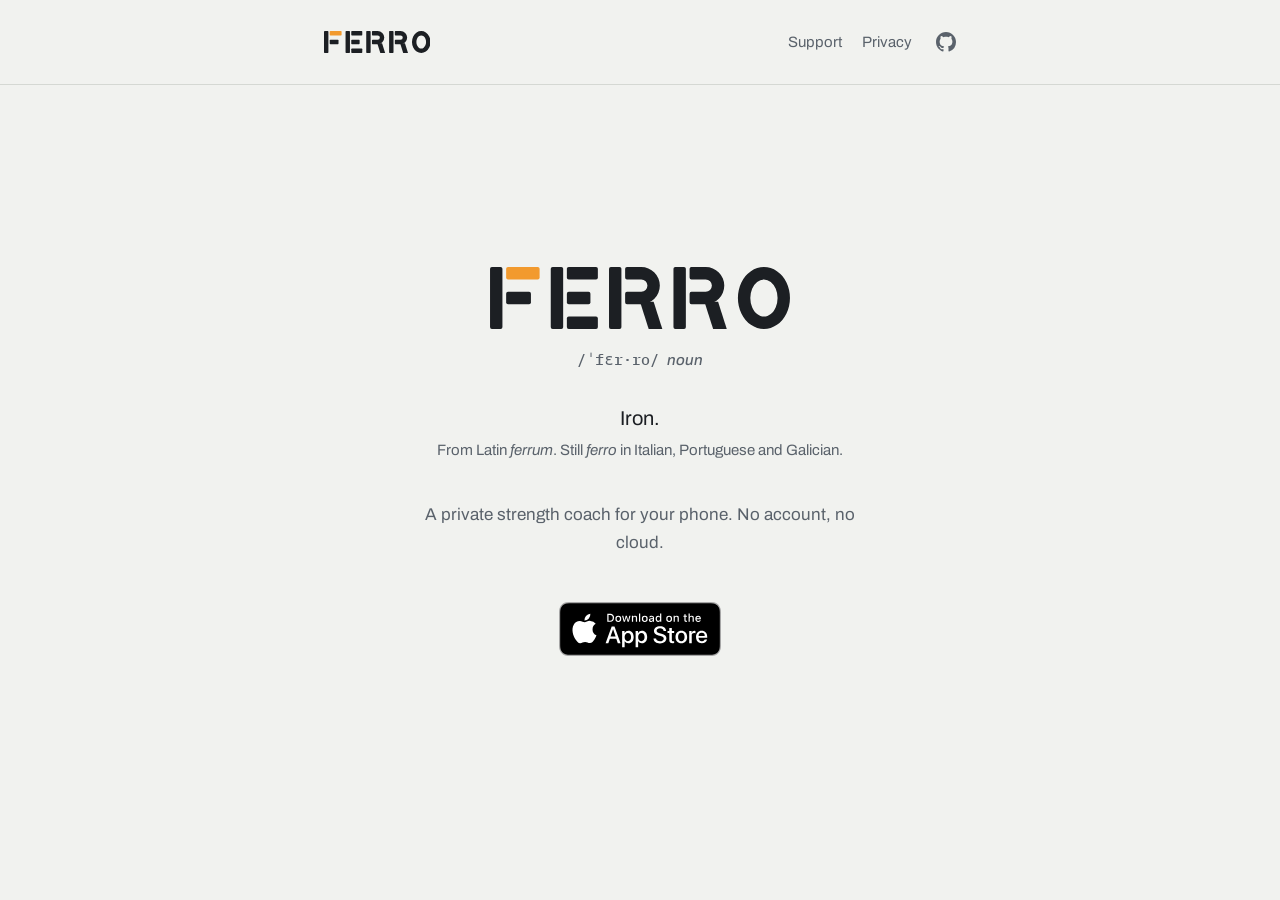
<file: index.html>
<!doctype html>
<html lang="en">
<head>
<meta charset="utf-8">
<meta name="viewport" content="width=device-width, initial-scale=1">
<title>Ferro</title>
<meta name="description" content="Ferro: a private strength coach for your phone. No account, no cloud.">
<meta name="theme-color" content="#1c1f23">
<meta name="apple-itunes-app" content="app-id=6822247743">
<meta property="og:title" content="Ferro">
<meta property="og:description" content="A private strength coach for your phone. No account, no cloud.">
<meta property="og:image" content="assets/og.png">
<link rel="icon" href="assets/favicon.svg" type="image/svg+xml">
<link rel="apple-touch-icon" href="assets/app-icon.png">
<link rel="preconnect" href="https://fonts.googleapis.com">
<link rel="preconnect" href="https://fonts.gstatic.com" crossorigin>
<link href="https://fonts.googleapis.com/css2?family=Archivo:wdth,wght@100..125,400..800&family=IBM+Plex+Mono:wght@500&display=swap" rel="stylesheet">
<link rel="stylesheet" href="assets/style.css">
<style>
.home { min-height: 100vh; min-height: 100svh; display: flex; flex-direction: column; }
.home main { flex: 1; display: flex; align-items: center; padding: 48px 0 96px; }
.home main .wrap { max-width: 520px; width: 100%; }
.home header.site .wrap { max-width: 680px; text-align: left; }
.home { text-align: center; }
.wm { display: block; width: min(300px, 68vw); height: auto; color: var(--ink); margin: 0 auto; }
.home h1 { margin: 0 0 20px; line-height: 0; }
.pron { font: 500 15px/1.4 var(--mono); color: var(--muted); margin: 0 0 32px; }
.pron em { font-family: var(--sans); font-style: italic; margin-left: 8px; }
.def { margin: 0 0 40px; padding: 0; font-size: 20px; line-height: 1.5; }
.def small { display: block; margin-top: 6px; font-size: 15px; color: var(--muted); }
.purpose { font-size: 17px; color: var(--muted); margin: 0; }
.download { margin: 40px 0 0; }
.download a { display: inline-block; line-height: 0; padding: 6px; border-radius: 12px; }
.download img { display: block; height: 54px; width: auto; }
.home footer { border: 0; padding: 0 0 32px; }
.home footer .wrap { justify-content: center; gap: 20px; }
</style>
</head>
<body class="home">
<header class="site"><div class="wrap">
<a class="logo" href="./"><svg role="img" aria-label="Ferro" xmlns="http://www.w3.org/2000/svg" viewBox="0 0 484 100"><rect x="0" y="0" width="20" height="100" rx="3" fill="currentColor"/><rect x="26" y="0" width="54" height="20" rx="3" fill="#F29A2E"/><rect x="26" y="40" width="40" height="20" rx="3" fill="currentColor"/><rect x="98" y="0" width="20" height="100" rx="3" fill="currentColor"/><rect x="124" y="0" width="50" height="20" rx="3" fill="currentColor"/><rect x="124" y="40" width="38" height="20" rx="3" fill="currentColor"/><rect x="124" y="80" width="50" height="20" rx="3" fill="currentColor"/><rect x="192" y="0" width="20" height="100" rx="3" fill="currentColor"/><path fill="currentColor" fill-rule="evenodd" d="M221,0 H244 A30,30 0 0 1 244,60 H221 A3,3 0 0 1 218,57 V43 A3,3 0 0 1 221,40 H244 A10,10 0 0 0 244,20 H221 A3,3 0 0 1 218,17 V3 A3,3 0 0 1 221,0 Z"/><path fill="currentColor" d="M242,56 L264,56 L278,100 L256,100 Z"/><rect x="296" y="0" width="20" height="100" rx="3" fill="currentColor"/><path fill="currentColor" fill-rule="evenodd" d="M325,0 H348 A30,30 0 0 1 348,60 H325 A3,3 0 0 1 322,57 V43 A3,3 0 0 1 325,40 H348 A10,10 0 0 0 348,20 H325 A3,3 0 0 1 322,17 V3 A3,3 0 0 1 325,0 Z"/><path fill="currentColor" d="M346,56 L368,56 L382,100 L360,100 Z"/><path fill="currentColor" fill-rule="evenodd" d="M442,0 A42,50 0 1 1 441.99,0 Z M442,20 A22,30 0 1 0 442.01,20 Z"/></svg>
</a>
<nav><a href="support.html">Support</a><a href="privacy.html">Privacy</a><a class="gh" href="https://github.com/xoanmi/ferro-site" aria-label="Source code on GitHub" title="Source code"><svg viewBox="0 0 16 16" width="20" height="20" aria-hidden="true" fill="currentColor"><path d="M8 0C3.58 0 0 3.58 0 8c0 3.54 2.29 6.53 5.47 7.59.4.07.55-.17.55-.38 0-.19-.01-.82-.01-1.49-2.01.37-2.53-.49-2.69-.94-.09-.23-.48-.94-.82-1.13-.28-.15-.68-.52-.01-.53.63-.01 1.08.58 1.23.82.72 1.21 1.87.87 2.33.66.07-.52.28-.87.51-1.07-1.78-.2-3.64-.89-3.64-3.95 0-.87.31-1.59.82-2.15-.08-.2-.36-1.02.08-2.12 0 0 .67-.21 2.2.82.64-.18 1.32-.27 2-.27s1.36.09 2 .27c1.53-1.04 2.2-.82 2.2-.82.44 1.1.16 1.92.08 2.12.51.56.82 1.27.82 2.15 0 3.07-1.87 3.75-3.65 3.95.29.25.54.73.54 1.48 0 1.07-.01 1.93-.01 2.2 0 .21.15.46.55.38A8.01 8.01 0 0 0 16 8c0-4.42-3.58-8-8-8z"/></svg></a></nav>
</div></header>
<main><div class="wrap">
<h1><svg class="wm" role="img" aria-label="Ferro" xmlns="http://www.w3.org/2000/svg" viewBox="0 0 484 100"><rect x="0" y="0" width="20" height="100" rx="3" fill="currentColor"/><rect x="26" y="0" width="54" height="20" rx="3" fill="#F29A2E"/><rect x="26" y="40" width="40" height="20" rx="3" fill="currentColor"/><rect x="98" y="0" width="20" height="100" rx="3" fill="currentColor"/><rect x="124" y="0" width="50" height="20" rx="3" fill="currentColor"/><rect x="124" y="40" width="38" height="20" rx="3" fill="currentColor"/><rect x="124" y="80" width="50" height="20" rx="3" fill="currentColor"/><rect x="192" y="0" width="20" height="100" rx="3" fill="currentColor"/><path fill="currentColor" fill-rule="evenodd" d="M221,0 H244 A30,30 0 0 1 244,60 H221 A3,3 0 0 1 218,57 V43 A3,3 0 0 1 221,40 H244 A10,10 0 0 0 244,20 H221 A3,3 0 0 1 218,17 V3 A3,3 0 0 1 221,0 Z"/><path fill="currentColor" d="M242,56 L264,56 L278,100 L256,100 Z"/><rect x="296" y="0" width="20" height="100" rx="3" fill="currentColor"/><path fill="currentColor" fill-rule="evenodd" d="M325,0 H348 A30,30 0 0 1 348,60 H325 A3,3 0 0 1 322,57 V43 A3,3 0 0 1 325,40 H348 A10,10 0 0 0 348,20 H325 A3,3 0 0 1 322,17 V3 A3,3 0 0 1 325,0 Z"/><path fill="currentColor" d="M346,56 L368,56 L382,100 L360,100 Z"/><path fill="currentColor" fill-rule="evenodd" d="M442,0 A42,50 0 1 1 441.99,0 Z M442,20 A22,30 0 1 0 442.01,20 Z"/></svg>
</h1>
<p class="pron">/ˈfɛr·ro/<em>noun</em></p>
<p class="def">Iron.<small>From Latin <i>ferrum</i>. Still <i>ferro</i> in Italian, Portuguese and Galician.</small></p>
<p class="purpose">A private strength coach for your phone. No account, no cloud.</p>
<section class="download" aria-label="Download">
<a href="https://apps.apple.com/us/app/ferro-app/id6822247743"><img src="assets/app-store-badge.svg" alt="Download on the App Store" width="162" height="54"></a>
</section>
</div></main>
</body>
</html>
</file>
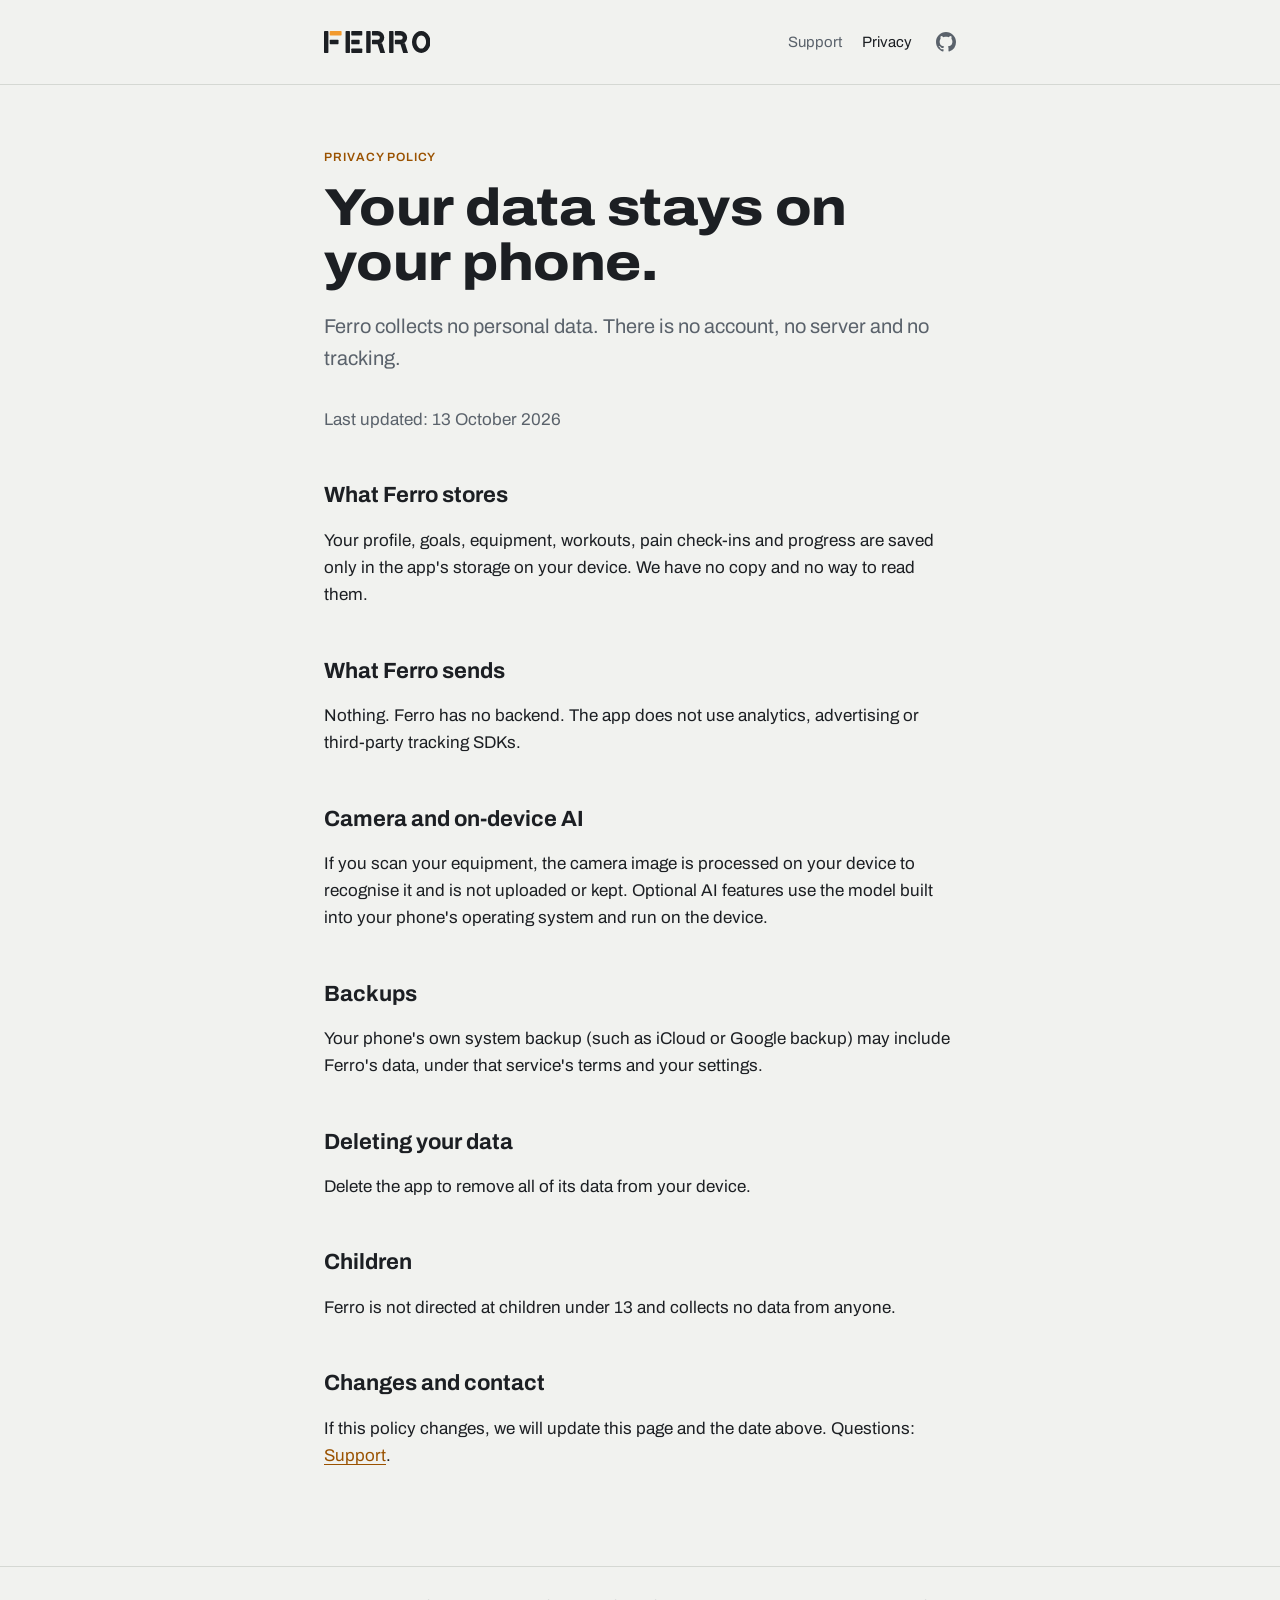
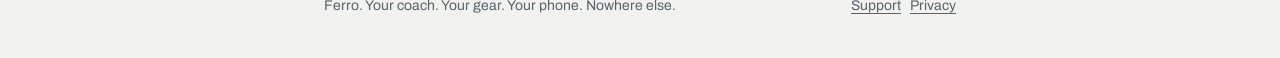
<file: privacy.html>
<!doctype html>
<html lang="en">
<head>
<meta charset="utf-8">
<meta name="viewport" content="width=device-width, initial-scale=1">
<title>Privacy policy · Ferro</title>
<meta name="description" content="Ferro collects no data. Everything stays on your device.">
<meta name="theme-color" content="#1c1f23">
<meta property="og:title" content="Privacy policy · Ferro">
<meta property="og:description" content="Ferro collects no data. Everything stays on your device.">
<meta property="og:image" content="assets/og.png">
<link rel="icon" href="assets/favicon.svg" type="image/svg+xml">
<link rel="apple-touch-icon" href="assets/app-icon.png">
<link rel="preconnect" href="https://fonts.googleapis.com">
<link rel="preconnect" href="https://fonts.gstatic.com" crossorigin>
<link href="https://fonts.googleapis.com/css2?family=Archivo:wdth,wght@100..125,400..800&family=IBM+Plex+Mono:wght@500&display=swap" rel="stylesheet">
<link rel="stylesheet" href="assets/style.css">
</head>
<body>
<header class="site"><div class="wrap">
<a class="logo" href="./"><svg role="img" aria-label="Ferro" xmlns="http://www.w3.org/2000/svg" viewBox="0 0 484 100"><rect x="0" y="0" width="20" height="100" rx="3" fill="currentColor"/><rect x="26" y="0" width="54" height="20" rx="3" fill="#F29A2E"/><rect x="26" y="40" width="40" height="20" rx="3" fill="currentColor"/><rect x="98" y="0" width="20" height="100" rx="3" fill="currentColor"/><rect x="124" y="0" width="50" height="20" rx="3" fill="currentColor"/><rect x="124" y="40" width="38" height="20" rx="3" fill="currentColor"/><rect x="124" y="80" width="50" height="20" rx="3" fill="currentColor"/><rect x="192" y="0" width="20" height="100" rx="3" fill="currentColor"/><path fill="currentColor" fill-rule="evenodd" d="M221,0 H244 A30,30 0 0 1 244,60 H221 A3,3 0 0 1 218,57 V43 A3,3 0 0 1 221,40 H244 A10,10 0 0 0 244,20 H221 A3,3 0 0 1 218,17 V3 A3,3 0 0 1 221,0 Z"/><path fill="currentColor" d="M242,56 L264,56 L278,100 L256,100 Z"/><rect x="296" y="0" width="20" height="100" rx="3" fill="currentColor"/><path fill="currentColor" fill-rule="evenodd" d="M325,0 H348 A30,30 0 0 1 348,60 H325 A3,3 0 0 1 322,57 V43 A3,3 0 0 1 325,40 H348 A10,10 0 0 0 348,20 H325 A3,3 0 0 1 322,17 V3 A3,3 0 0 1 325,0 Z"/><path fill="currentColor" d="M346,56 L368,56 L382,100 L360,100 Z"/><path fill="currentColor" fill-rule="evenodd" d="M442,0 A42,50 0 1 1 441.99,0 Z M442,20 A22,30 0 1 0 442.01,20 Z"/></svg>
</a>
<nav><a href="support.html">Support</a><a href="privacy.html" aria-current="page">Privacy</a><a class="gh" href="https://github.com/xoanmi/ferro-site" aria-label="Source code on GitHub" title="Source code"><svg viewBox="0 0 16 16" width="20" height="20" aria-hidden="true" fill="currentColor"><path d="M8 0C3.58 0 0 3.58 0 8c0 3.54 2.29 6.53 5.47 7.59.4.07.55-.17.55-.38 0-.19-.01-.82-.01-1.49-2.01.37-2.53-.49-2.69-.94-.09-.23-.48-.94-.82-1.13-.28-.15-.68-.52-.01-.53.63-.01 1.08.58 1.23.82.72 1.21 1.87.87 2.33.66.07-.52.28-.87.51-1.07-1.78-.2-3.64-.89-3.64-3.95 0-.87.31-1.59.82-2.15-.08-.2-.36-1.02.08-2.12 0 0 .67-.21 2.2.82.64-.18 1.32-.27 2-.27s1.36.09 2 .27c1.53-1.04 2.2-.82 2.2-.82.44 1.1.16 1.92.08 2.12.51.56.82 1.27.82 2.15 0 3.07-1.87 3.75-3.65 3.95.29.25.54.73.54 1.48 0 1.07-.01 1.93-.01 2.2 0 .21.15.46.55.38A8.01 8.01 0 0 0 16 8c0-4.42-3.58-8-8-8z"/></svg></a></nav>
</div></header>
<main><div class="wrap">
<p class="label">Privacy policy</p>
<h1>Your data stays on your phone.</h1>
<p class="lead">Ferro collects no personal data. There is no account, no server and no tracking.</p>
<p class="muted">Last updated: 13 October 2026</p>
<h2>What Ferro stores</h2>
<p>Your profile, goals, equipment, workouts, pain check-ins and progress are saved only in the app's storage on your device. We have no copy and no way to read them.</p>
<h2>What Ferro sends</h2>
<p>Nothing. Ferro has no backend. The app does not use analytics, advertising or third-party tracking SDKs.</p>
<h2>Camera and on-device AI</h2>
<p>If you scan your equipment, the camera image is processed on your device to recognise it and is not uploaded or kept. Optional AI features use the model built into your phone's operating system and run on the device.</p>
<h2>Backups</h2>
<p>Your phone's own system backup (such as iCloud or Google backup) may include Ferro's data, under that service's terms and your settings.</p>
<h2>Deleting your data</h2>
<p>Delete the app to remove all of its data from your device.</p>
<h2>Children</h2>
<p>Ferro is not directed at children under 13 and collects no data from anyone.</p>
<h2>Changes and contact</h2>
<p>If this policy changes, we will update this page and the date above. Questions: <a href="support.html">Support</a>.</p>
</div></main>
<footer><div class="wrap">
<span>Ferro. Your coach. Your gear. Your phone. Nowhere else.</span>
<span><a href="support.html">Support</a> &nbsp; <a href="privacy.html">Privacy</a></span>
</div></footer>
</body>
</html>
</file>
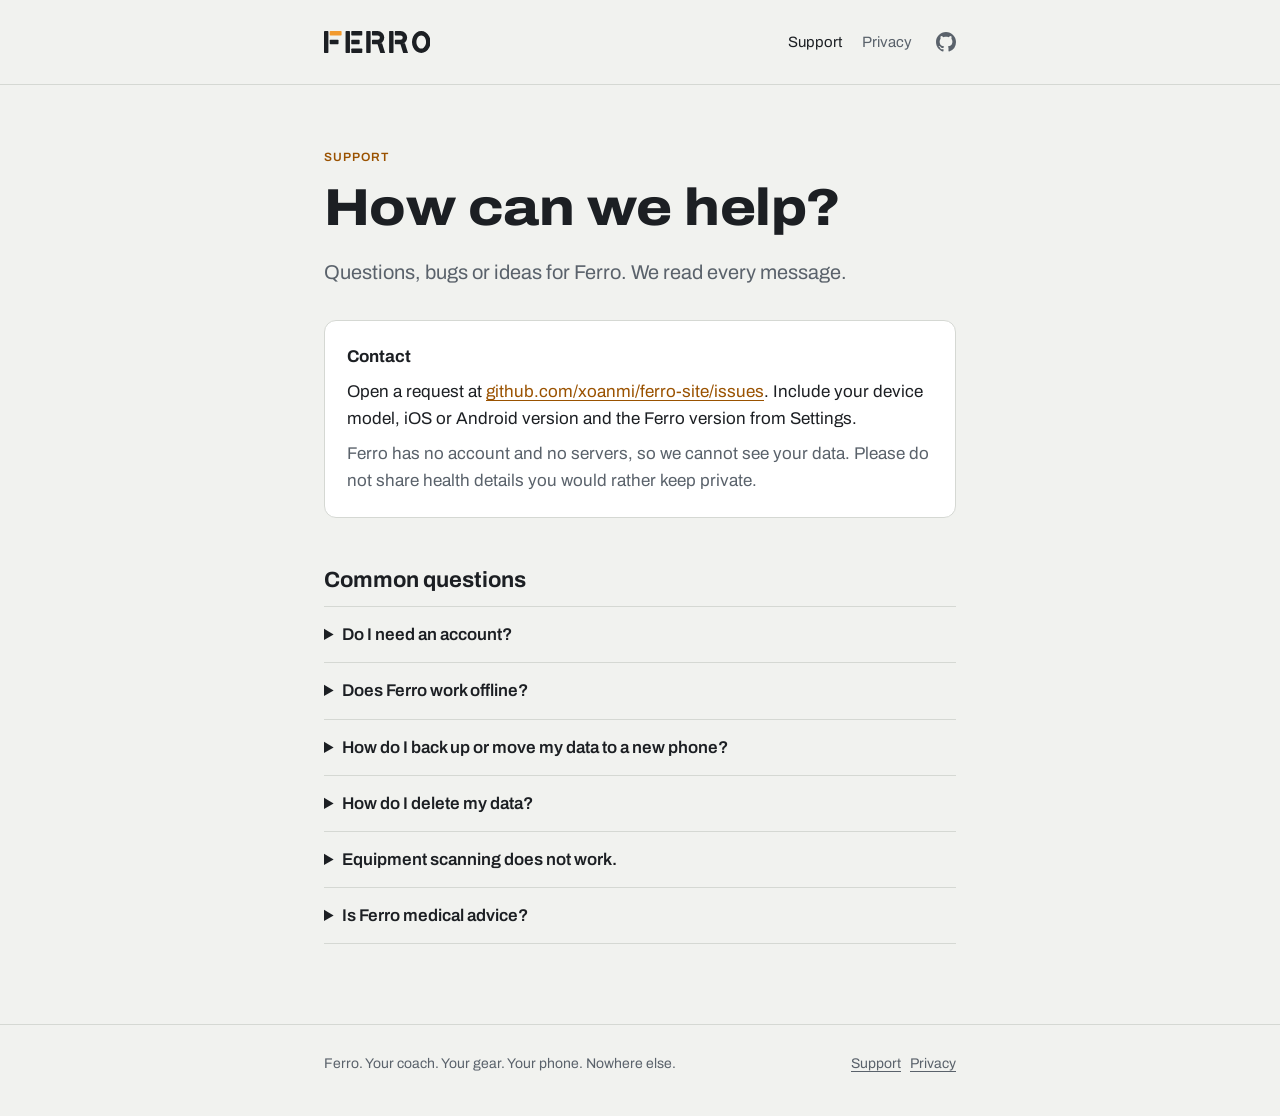
<file: support.html>
<!doctype html>
<html lang="en">
<head>
<meta charset="utf-8">
<meta name="viewport" content="width=device-width, initial-scale=1">
<title>Support · Ferro</title>
<meta name="description" content="Get help with Ferro: contact, common questions and how your data works.">
<meta name="theme-color" content="#1c1f23">
<meta property="og:title" content="Support · Ferro">
<meta property="og:description" content="Get help with Ferro: contact, common questions and how your data works.">
<meta property="og:image" content="assets/og.png">
<link rel="icon" href="assets/favicon.svg" type="image/svg+xml">
<link rel="apple-touch-icon" href="assets/app-icon.png">
<link rel="preconnect" href="https://fonts.googleapis.com">
<link rel="preconnect" href="https://fonts.gstatic.com" crossorigin>
<link href="https://fonts.googleapis.com/css2?family=Archivo:wdth,wght@100..125,400..800&family=IBM+Plex+Mono:wght@500&display=swap" rel="stylesheet">
<link rel="stylesheet" href="assets/style.css">
</head>
<body>
<header class="site"><div class="wrap">
<a class="logo" href="./"><svg role="img" aria-label="Ferro" xmlns="http://www.w3.org/2000/svg" viewBox="0 0 484 100"><rect x="0" y="0" width="20" height="100" rx="3" fill="currentColor"/><rect x="26" y="0" width="54" height="20" rx="3" fill="#F29A2E"/><rect x="26" y="40" width="40" height="20" rx="3" fill="currentColor"/><rect x="98" y="0" width="20" height="100" rx="3" fill="currentColor"/><rect x="124" y="0" width="50" height="20" rx="3" fill="currentColor"/><rect x="124" y="40" width="38" height="20" rx="3" fill="currentColor"/><rect x="124" y="80" width="50" height="20" rx="3" fill="currentColor"/><rect x="192" y="0" width="20" height="100" rx="3" fill="currentColor"/><path fill="currentColor" fill-rule="evenodd" d="M221,0 H244 A30,30 0 0 1 244,60 H221 A3,3 0 0 1 218,57 V43 A3,3 0 0 1 221,40 H244 A10,10 0 0 0 244,20 H221 A3,3 0 0 1 218,17 V3 A3,3 0 0 1 221,0 Z"/><path fill="currentColor" d="M242,56 L264,56 L278,100 L256,100 Z"/><rect x="296" y="0" width="20" height="100" rx="3" fill="currentColor"/><path fill="currentColor" fill-rule="evenodd" d="M325,0 H348 A30,30 0 0 1 348,60 H325 A3,3 0 0 1 322,57 V43 A3,3 0 0 1 325,40 H348 A10,10 0 0 0 348,20 H325 A3,3 0 0 1 322,17 V3 A3,3 0 0 1 325,0 Z"/><path fill="currentColor" d="M346,56 L368,56 L382,100 L360,100 Z"/><path fill="currentColor" fill-rule="evenodd" d="M442,0 A42,50 0 1 1 441.99,0 Z M442,20 A22,30 0 1 0 442.01,20 Z"/></svg>
</a>
<nav><a href="support.html" aria-current="page">Support</a><a href="privacy.html">Privacy</a><a class="gh" href="https://github.com/xoanmi/ferro-site" aria-label="Source code on GitHub" title="Source code"><svg viewBox="0 0 16 16" width="20" height="20" aria-hidden="true" fill="currentColor"><path d="M8 0C3.58 0 0 3.58 0 8c0 3.54 2.29 6.53 5.47 7.59.4.07.55-.17.55-.38 0-.19-.01-.82-.01-1.49-2.01.37-2.53-.49-2.69-.94-.09-.23-.48-.94-.82-1.13-.28-.15-.68-.52-.01-.53.63-.01 1.08.58 1.23.82.72 1.21 1.87.87 2.33.66.07-.52.28-.87.51-1.07-1.78-.2-3.64-.89-3.64-3.95 0-.87.31-1.59.82-2.15-.08-.2-.36-1.02.08-2.12 0 0 .67-.21 2.2.82.64-.18 1.32-.27 2-.27s1.36.09 2 .27c1.53-1.04 2.2-.82 2.2-.82.44 1.1.16 1.92.08 2.12.51.56.82 1.27.82 2.15 0 3.07-1.87 3.75-3.65 3.95.29.25.54.73.54 1.48 0 1.07-.01 1.93-.01 2.2 0 .21.15.46.55.38A8.01 8.01 0 0 0 16 8c0-4.42-3.58-8-8-8z"/></svg></a></nav>
</div></header>
<main><div class="wrap">
<p class="label">Support</p>
<h1>How can we help?</h1>
<p class="lead">Questions, bugs or ideas for Ferro. We read every message.</p>
<div class="card">
<p><strong>Contact</strong></p>
<p>Open a request at <a href="https://github.com/xoanmi/ferro-site/issues/new">github.com/xoanmi/ferro-site/issues</a>. Include your device model, iOS or Android version and the Ferro version from Settings.</p>
<p class="muted">Ferro has no account and no servers, so we cannot see your data. Please do not share health details you would rather keep private.</p>
</div>
<h2>Common questions</h2>
<details><summary>Do I need an account?</summary><p>No. Ferro works without sign-up. Everything you enter stays on your phone.</p></details>
<details><summary>Does Ferro work offline?</summary><p>Yes. Planning, logging and progress all run on the device, with or without a connection.</p></details>
<details><summary>How do I back up or move my data to a new phone?</summary><p>Your data lives only on your device. Your phone's own device backup includes it. Ferro never sends it anywhere.</p></details>
<details><summary>How do I delete my data?</summary><p>Delete the app. That removes everything Ferro stored. There is nothing kept anywhere else.</p></details>
<details><summary>Equipment scanning does not work.</summary><p>Scanning uses on-device image recognition that some phones do not support. You can always add your equipment manually from the equipment screen.</p></details>
<details><summary>Is Ferro medical advice?</summary><p>No. Ferro is a training tool, not a medical device. If something hurts, stop and talk to a health professional.</p></details>
</div></main>
<footer><div class="wrap">
<span>Ferro. Your coach. Your gear. Your phone. Nowhere else.</span>
<span><a href="support.html">Support</a> &nbsp; <a href="privacy.html">Privacy</a></span>
</div></footer>
</body>
</html>
</file>
<file: assets/style.css>
:root {
  --iron: #1c1f23; --chalk: #f1f2ef; --ember: #f29a2e;
  --surface: var(--iron); --raised: #262a2f; --line: #3a4047;
  --ink: var(--chalk); --muted: #a3aab2; --accent-ink: var(--ember);
  --sans: "Archivo", system-ui, -apple-system, "Segoe UI", sans-serif;
  --mono: "IBM Plex Mono", ui-monospace, Menlo, monospace;
  color-scheme: dark light;
}
@media (prefers-color-scheme: light) {
  :root { --surface: var(--chalk); --raised: #fff; --line: #d5d8d3;
          --ink: var(--iron); --muted: #5a626b; --accent-ink: #9a5200; }
}
* { box-sizing: border-box; }
html { -webkit-text-size-adjust: 100%; }
body {
  margin: 0; background: var(--surface); color: var(--ink);
  font: 400 17px/1.6 var(--sans);
}
a { color: var(--accent-ink); text-underline-offset: 3px; }
a:focus-visible { outline: 2px solid var(--ember); outline-offset: 2px; border-radius: 3px; }
.wrap { max-width: 680px; margin: 0 auto; padding: 0 24px; }

header.site { padding: 28px 0; border-bottom: 1px solid var(--line); }
header.site .wrap { display: flex; align-items: center; justify-content: space-between; gap: 16px; }
.logo { display: block; color: var(--ink); line-height: 0; }
.logo svg { height: 22px; width: auto; }
nav { display: flex; gap: 20px; font-size: 15px; }
nav a { color: var(--muted); text-decoration: none; }
nav a:hover, nav a[aria-current] { color: var(--ink); }

main { padding: 64px 0 80px; }
h1 { font-weight: 800; font-stretch: 112%; font-size: clamp(36px, 7vw, 52px);
     line-height: 1.05; letter-spacing: -0.01em; margin: 0 0 20px; }
h2 { font-weight: 700; font-size: 22px; line-height: 1.3; margin: 48px 0 12px; }
h3 { font-weight: 600; font-size: 17px; margin: 28px 0 6px; }
p, li { color: var(--ink); }
.lead { font-size: 20px; color: var(--muted); margin: 0 0 32px; max-width: 34em; }
.label { font: 600 12px/16px var(--sans); letter-spacing: .08em; text-transform: uppercase; color: var(--accent-ink); margin: 0 0 16px; }
.mono { font-family: var(--mono); }
.muted { color: var(--muted); }

.icon { width: 96px; height: 96px; border-radius: 22px; display: block; margin: 0 0 32px; }
.btn { display: inline-block; background: var(--ember); color: var(--iron); font-weight: 600;
       padding: 12px 20px; border-radius: 6px; text-decoration: none; }
.soon { display: inline-block; border: 1px solid var(--line); color: var(--muted);
        padding: 11px 18px; border-radius: 6px; font-size: 15px; }

.plates { display: flex; gap: 8px; margin: 56px 0 0; }
.plates span { height: 8px; flex: 1; background: var(--line); border-radius: 3px; }
.plates span:last-child { background: var(--ember); }

.features { list-style: none; padding: 0; margin: 40px 0 0; display: grid; gap: 1px;
            background: var(--line); border: 1px solid var(--line); border-radius: 12px; overflow: hidden; }
.features li { background: var(--raised); padding: 20px 22px; }
.features strong { display: block; font-weight: 600; margin-bottom: 2px; }
.features span { color: var(--muted); font-size: 15px; }

.card { background: var(--raised); border: 1px solid var(--line); border-radius: 12px; padding: 22px; margin: 24px 0; }
.card p { margin: 0 0 8px; } .card p:last-child { margin: 0; }
details { border-top: 1px solid var(--line); padding: 14px 0; }
details:last-of-type { border-bottom: 1px solid var(--line); }
summary { cursor: pointer; font-weight: 600; }
details p { margin: 10px 0 0; color: var(--muted); }

footer { border-top: 1px solid var(--line); padding: 28px 0 40px; font-size: 14px; color: var(--muted); }
footer .wrap { display: flex; flex-wrap: wrap; gap: 8px 20px; justify-content: space-between; }
footer a { color: var(--muted); }

nav { align-items: center; }
nav .gh { display: inline-flex; line-height: 0; padding: 4px; margin-right: -4px; border-radius: 3px; }
nav .gh:hover { color: var(--ink); }
nav .gh:focus-visible { outline: 2px solid var(--ember); outline-offset: 2px; }
</file>
